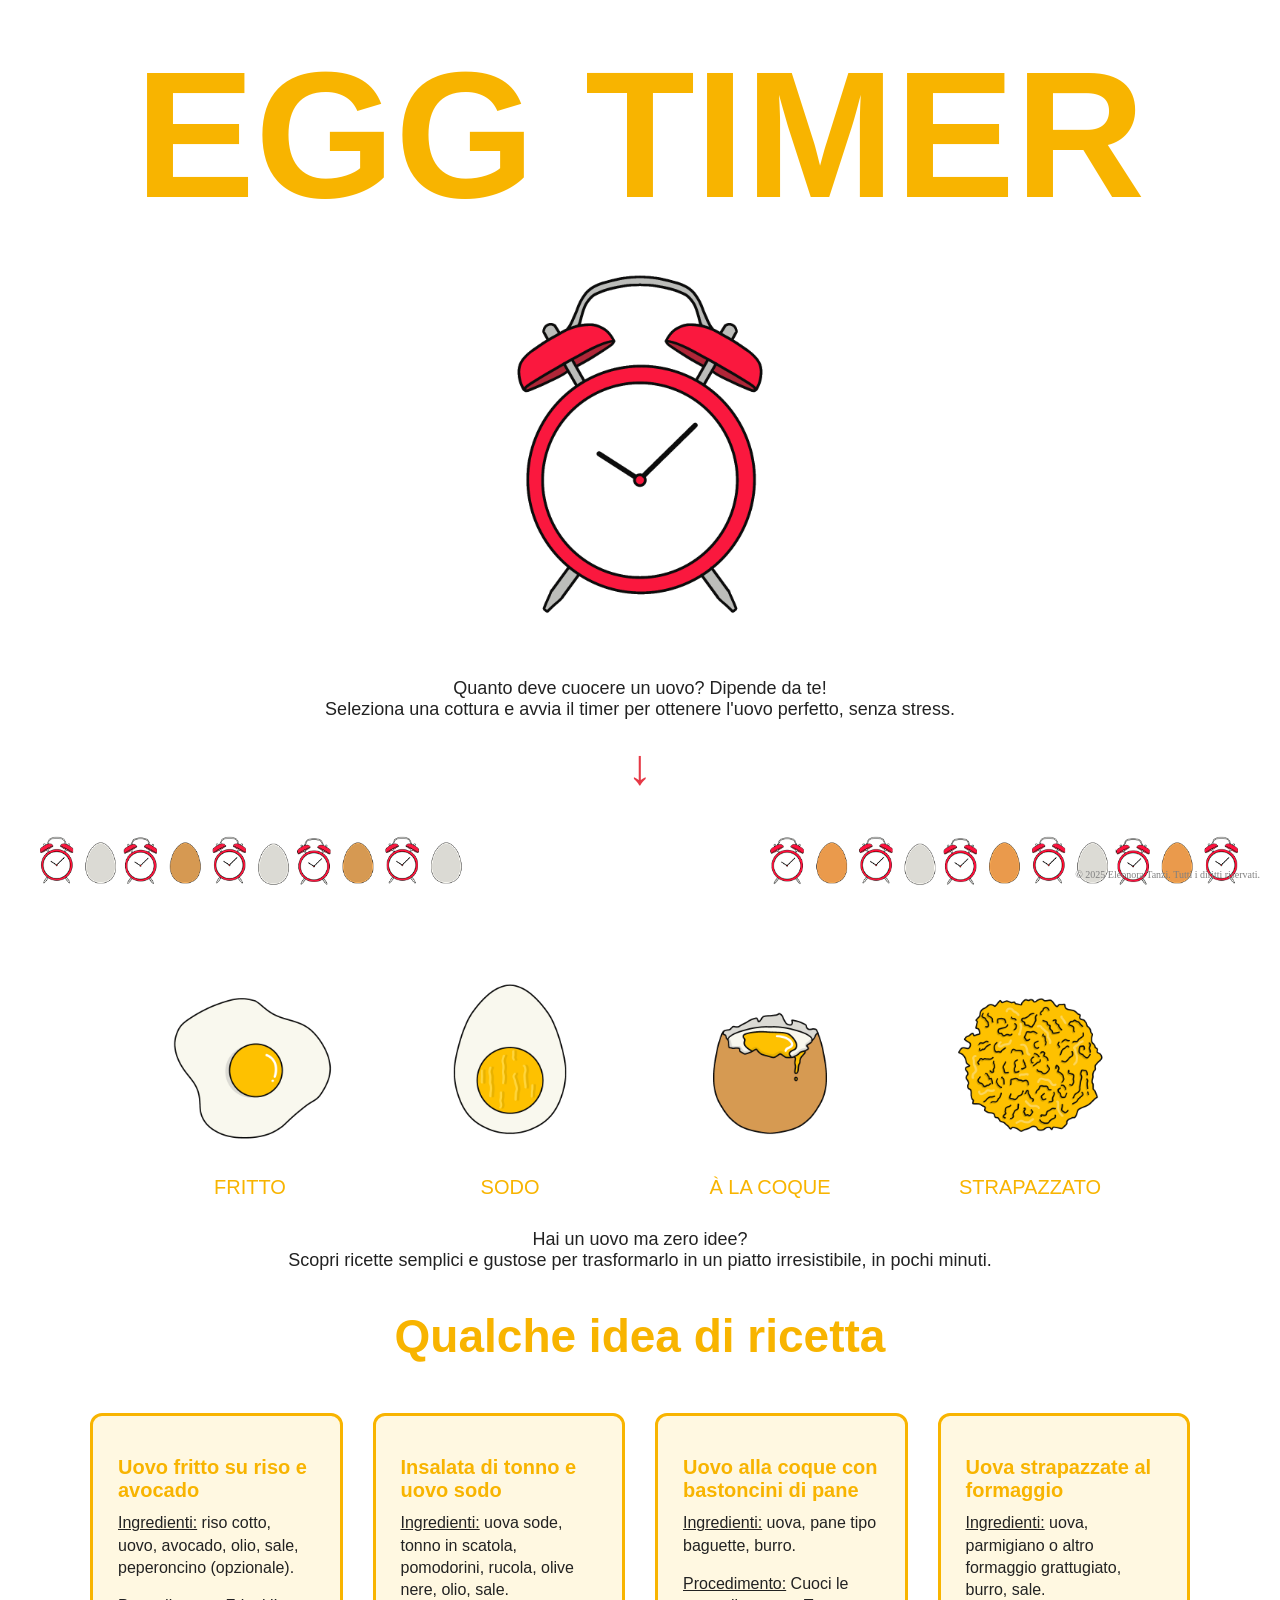
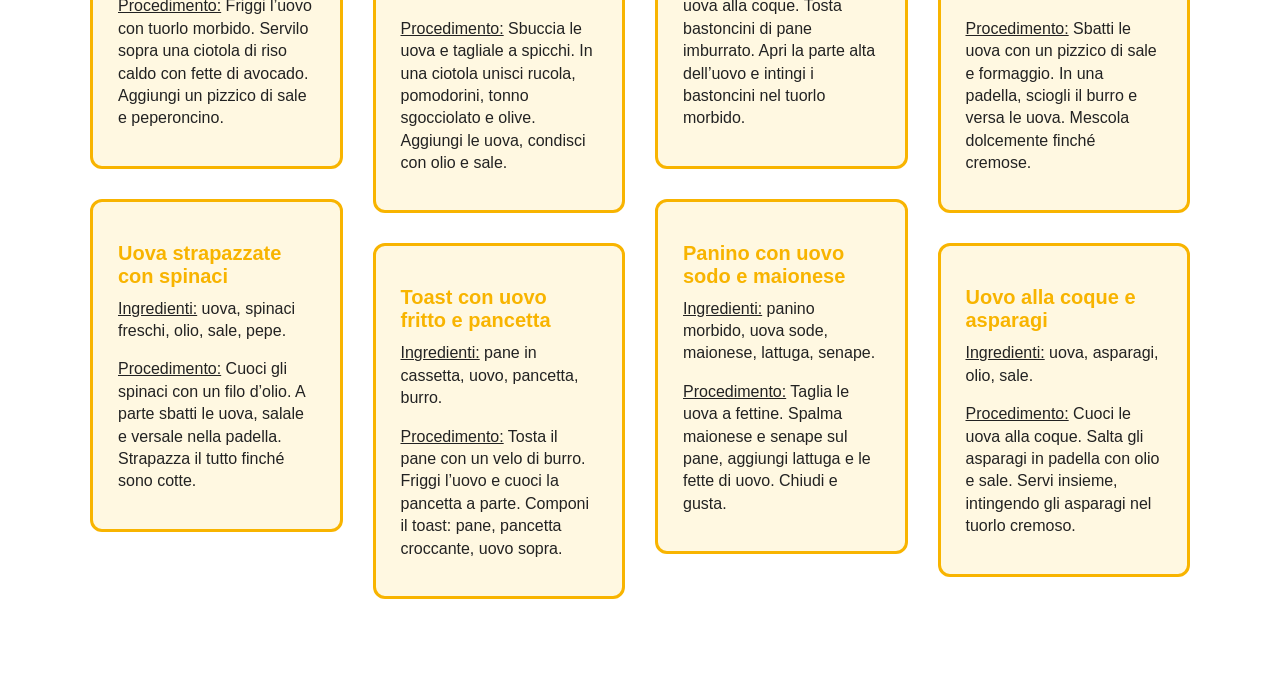
<file: EX-Egg Timer/index.html>
<!DOCTYPE html>
<html lang="it">
<head>
    <meta charset="UTF-8">
    <title> EGG TIMER </title>
    <link rel="stylesheet" href="css/stile.css">
</head>
<body>
<h1>EGG TIMER</h1>
<div class="container">
    <div class="sveglia"><img src="img/Sveglia.png" alt="Sveglia"></div>
    <p>Quanto deve cuocere un uovo? Dipende da te! <br> Seleziona una cottura e avvia il timer per ottenere l'uovo perfetto, senza stress.</p>
    <p class="freccia">↓</p>
    <div class="intermezzo">
        <img src="img/Intermezzo.png" alt="Intermezzo">
        <img src="img/Intermezzo2.png" alt="Intermezzo2">
    </div>
    <div class="grid">
        <div class="fritto">
            <a href="Fritto/index.html">
                <img src="img/Fritte.png" alt="Fritto">
                <p>FRITTO</p>
            </a>
        </div>
        <div class="sodo">
            <a href="Sodo/index.html">
                <img src="img/Sode.png" alt="Sodo">
                <p>SODO</p>
            </a>
        </div>
        <div class="allacoque">
            <a href="Alla-coque/index.html">
                <img src="img/Alla coque.png" alt="À la coque">
                <p>À LA COQUE</p>
            </a>
        </div>
        <div class="strapazzato">
            <a href="Strapazzato/index.html">
                <img src="img/Strapazzate.png" alt="Strapazzato">
                <p>STRAPAZZATO</p>
            </a>
        </div>
    </div>
    <section class="ricette">
        <p>Hai un uovo ma zero idee? <br> Scopri ricette semplici e gustose per trasformarlo in un piatto irresistibile, in pochi minuti.</p>
        <h2>Qualche idea di ricetta</h2>
        <div class="ricette-flex">
          <div class="colonna">
            <div class="ricetta-box">
              <h3 class="ricetta-titolo">Uovo fritto su riso e avocado</h3>
              <div class="ricetta-contenuto">
                <p><u>Ingredienti:</u> riso cotto, uovo, avocado, olio, sale, peperoncino (opzionale).</p>
                <p><u>Procedimento:</u> Friggi l’uovo con tuorlo morbido. Servilo sopra una ciotola di riso caldo con fette di avocado. Aggiungi un pizzico di sale e peperoncino.</p>
              </div>
            </div>
            <div class="ricetta-box">
              <h3 class="ricetta-titolo">Uova strapazzate con spinaci</h3>
              <div class="ricetta-contenuto">
                <p><u>Ingredienti:</u> uova, spinaci freschi, olio, sale, pepe.</p>
                <p><u>Procedimento:</u> Cuoci gli spinaci con un filo d’olio. A parte sbatti le uova, salale e versale nella padella. Strapazza il tutto finché sono cotte.</p>
              </div>
            </div>
          </div>
          <div class="colonna">
            <div class="ricetta-box">
              <h3 class="ricetta-titolo">Insalata di tonno e uovo sodo</h3>
              <div class="ricetta-contenuto">
                <p><u>Ingredienti:</u> uova sode, tonno in scatola, pomodorini, rucola, olive nere, olio, sale.</p>
                <p><u>Procedimento:</u> Sbuccia le uova e tagliale a spicchi. In una ciotola unisci rucola, pomodorini, tonno sgocciolato e olive. Aggiungi le uova, condisci con olio e sale.</p>
              </div>
            </div>
            <div class="ricetta-box">
              <h3 class="ricetta-titolo">Toast con uovo fritto e pancetta</h3>
              <div class="ricetta-contenuto">
                <p><u>Ingredienti:</u> pane in cassetta, uovo, pancetta, burro.</p>
                <p><u>Procedimento:</u> Tosta il pane con un velo di burro. Friggi l’uovo e cuoci la pancetta a parte. Componi il toast: pane, pancetta croccante, uovo sopra.</p>
              </div>
            </div>
          </div>
          <div class="colonna">
            <div class="ricetta-box">
              <h3 class="ricetta-titolo">Uovo alla coque con bastoncini di pane</h3>
              <div class="ricetta-contenuto">
                <p><u>Ingredienti:</u> uova, pane tipo baguette, burro.</p>
                <p><u>Procedimento:</u> Cuoci le uova alla coque. Tosta bastoncini di pane imburrato. Apri la parte alta dell’uovo e intingi i bastoncini nel tuorlo morbido.</p>
              </div>
            </div>
            <div class="ricetta-box">
              <h3 class="ricetta-titolo">Panino con uovo sodo e maionese</h3>
              <div class="ricetta-contenuto">
                <p><u>Ingredienti:</u> panino morbido, uova sode, maionese, lattuga, senape.</p>
                <p><u>Procedimento:</u> Taglia le uova a fettine. Spalma maionese e senape sul pane, aggiungi lattuga e le fette di uovo. Chiudi e gusta.</p>
              </div>
            </div>
          </div>
          <div class="colonna">
            <div class="ricetta-box">
              <h3 class="ricetta-titolo">Uova strapazzate al formaggio</h3>
              <div class="ricetta-contenuto">
                <p><u>Ingredienti:</u> uova, parmigiano o altro formaggio grattugiato, burro, sale.</p>
                <p><u>Procedimento:</u> Sbatti le uova con un pizzico di sale e formaggio. In una padella, sciogli il burro e versa le uova. Mescola dolcemente finché cremose.</p>
              </div>
            </div>
            <div class="ricetta-box">
              <h3 class="ricetta-titolo">Uovo alla coque e asparagi</h3>
              <div class="ricetta-contenuto">
                <p><u>Ingredienti:</u> uova, asparagi, olio, sale.</p>
                <p><u>Procedimento:</u> Cuoci le uova alla coque. Salta gli asparagi in padella con olio e sale. Servi insieme, intingendo gli asparagi nel tuorlo cremoso.</p>
              </div>
            </div>
          </div>
        </div>
      </section>
</div>
<div class="bottom-text">© 2025 Eleonora Tanzi. Tutti i diritti riservati.</div>

<script>
    window.addEventListener('scroll', () => {
      const intermezzo = document.querySelector('.intermezzo');
      const imgs = intermezzo.querySelectorAll('img');
      const rect = intermezzo.getBoundingClientRect();
      const windowHeight = window.innerHeight;
      const elementTop = rect.top;
      const elementHeight = rect.height;
      let visibilityRatio = 1 - Math.max(0, Math.min(1, elementTop / windowHeight));
        const maxShift = 1800;
        const shift = maxShift * visibilityRatio;
        imgs[0].style.transform = `translateX(${-shift}px)`;
        imgs[1].style.transform = `translateX(${shift}px)`;
    });
</script>

<script>
    window.addEventListener('scroll', () => {
      const grid = document.querySelector('.grid');
      const rect = grid.getBoundingClientRect();
      const windowHeight = window.innerHeight;
  
      const offset = 100;
      const triggerPoint = windowHeight - offset;
  
      if (rect.top < triggerPoint) {
        grid.style.transform = 'translateY(-100px)';
        grid.style.transition = 'transform 0.5s ease-out';
      } else {
        grid.style.transform = 'translateY(0)';
      }
    });
</script>

<script>
        document.querySelectorAll('.ricetta-box').forEach(box => {
    box.style.opacity = 0;
    box.style.transform = 'translateY(50px)';
    });
    const observer = new IntersectionObserver(entries => {
    entries.forEach(entry => {
        if (entry.isIntersecting) {
        entry.target.style.transition = 'opacity 0.6s ease, transform 0.6s ease';
        entry.target.style.opacity = 1;
        entry.target.style.transform = 'translateY(0)';
        observer.unobserve(entry.target);
        }
    });
    }, { threshold: 0.1 });
    document.querySelectorAll('.ricetta-box').forEach(box => observer.observe(box));
</script>


</body>
</html>
</file>
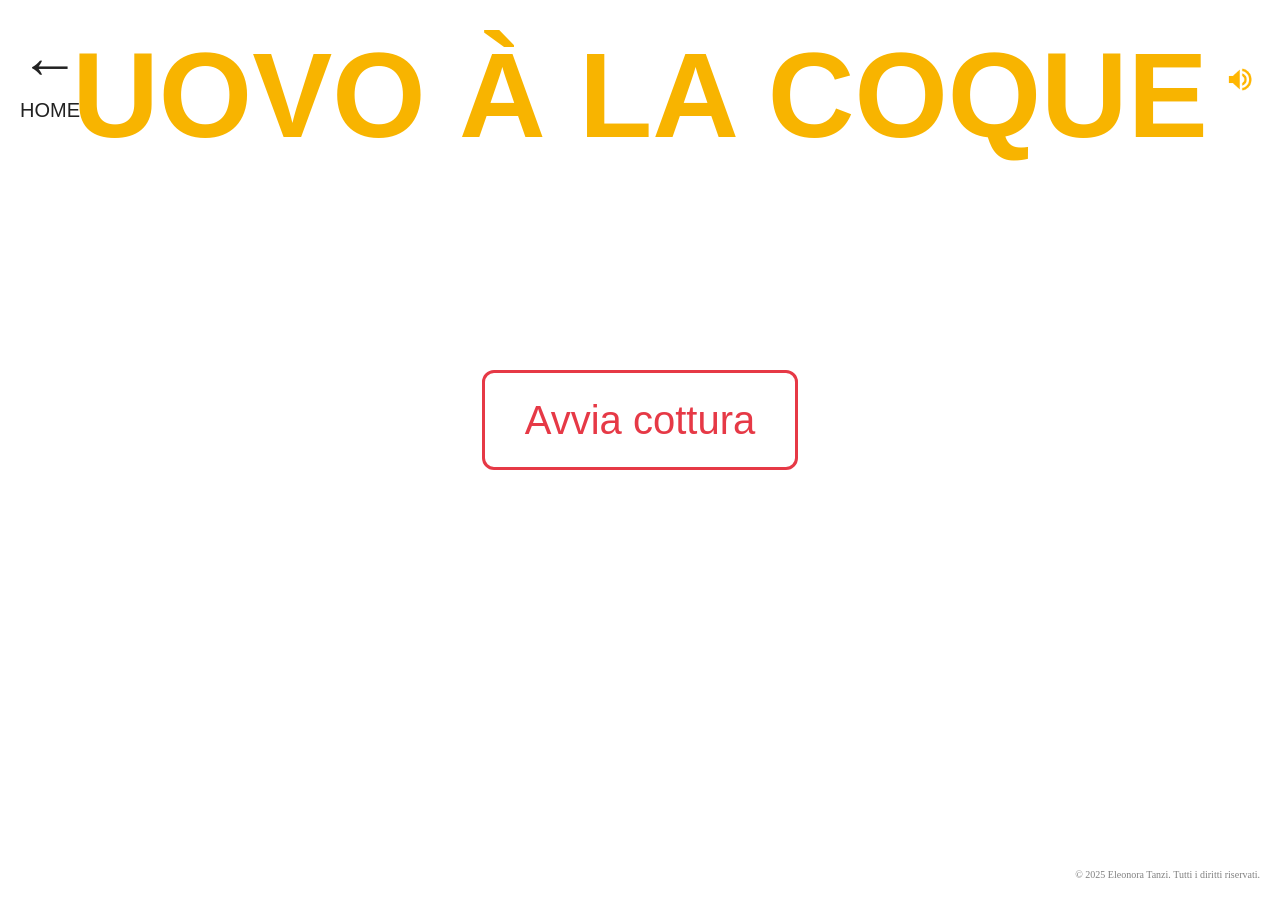
<file: EX-Egg Timer/Alla-coque/index.html>
<!DOCTYPE html>
<html lang="it">
<head>
    <meta charset="UTF-8">
    <title> EGG TIMER </title>
    <link rel="stylesheet" href="css/stile.css">
</head>
<body>

<h1>UOVO À LA COQUE</h1>
<div class="tempo-cottura">
    <button class="avvia-cottura">Avvia cottura</button>
    <div class="timer-video">
        <img src="img/Uova_Sodealla_Coque.gif" alt="cottura-gif" class="cottura-gif">
        <div class="timer"></div>
    </div>
    <div class="pronto">
     <img src="img/Sveglia.png" alt="Sveglia">
     <p>Pronto!</p>
    </div>
    <audio class="suono-sveglia" src="audio/Alarm clock sound.mp3"></audio>
</div>

<div class="home">
    <a href="../index.html">
        <p class="freccia">←</p>
        <p>HOME</p>
    </a>
</div>

<button class="mute-toggle">
    <img src="img/Volume-On.png" alt="Volume On">
</button>

<div class="bottom-text">© 2025 Eleonora Tanzi. Tutti i diritti riservati.</div>

<script>
    const bottone = document.querySelector(".avvia-cottura");
    const gif = document.querySelector(".cottura-gif");
    const pronto = document.querySelector(".pronto");
    const timerDiv = document.querySelector(".timer");
    const timerVideo = document.querySelector(".timer-video");
    const audioSveglia = document.querySelector(".suono-sveglia");
    const muteBtn = document.querySelector(".mute-toggle");
    const muteImg = muteBtn.querySelector("img");

    let durata = 240;
    let intervallo = null;

    function formattaTempo(secondi) {
        const min = Math.floor(secondi / 60);
        const sec = secondi % 60;
        return `${min.toString().padStart(2, '0')}:${sec.toString().padStart(2, '0')}`;
    }

    bottone.addEventListener("click", () => {
        bottone.style.display = "none";
        pronto.style.display = "none";
        timerVideo.style.display = "block";
        gif.style.display = "block";
        durata = 240;
        timerDiv.textContent = formattaTempo(durata);

        if (intervallo) clearInterval(intervallo);
        intervallo = setInterval(() => {
            durata--;
            timerDiv.textContent = formattaTempo(durata);

            if (durata <= 0) {
                clearInterval(intervallo);
                intervallo = null;
                gif.style.display = "none";
                timerVideo.style.display = "none";
                pronto.style.display = "block";

                audioSveglia.currentTime = 0;
                audioSveglia.play();

                pronto.querySelector("img").classList.add("oscilla");
            }
        }, 1000);
    });

    muteBtn.addEventListener("click", () => {
        audioSveglia.muted = !audioSveglia.muted;
        if (audioSveglia.muted) {
            muteImg.src = "img/Volume-Off.png";
            muteImg.alt = "Volume Off";
        } else {
            muteImg.src = "img/Volume-On.png";
            muteImg.alt = "Volume On";
        }
    });
</script>

</body>
</html>
</file>
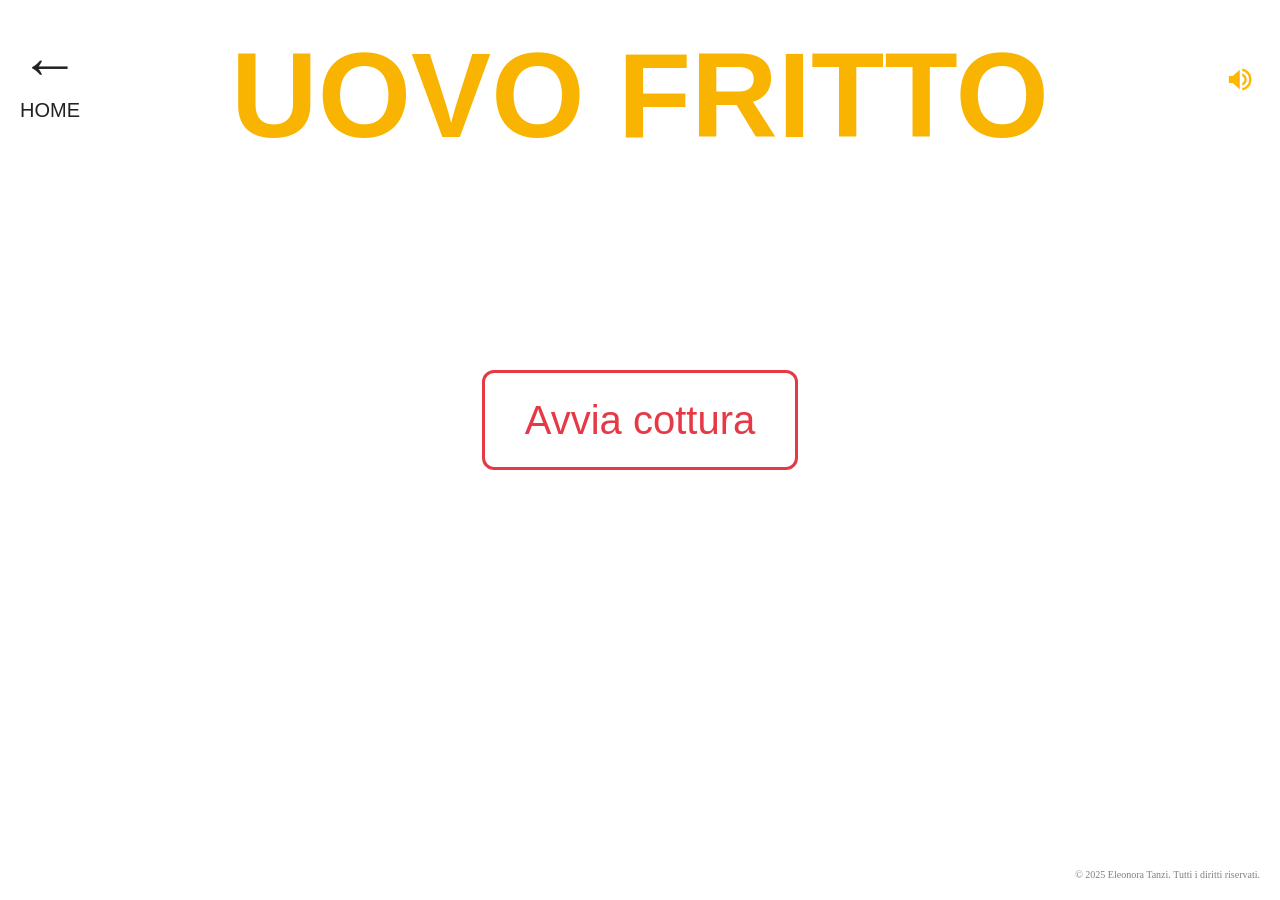
<file: EX-Egg Timer/Fritto/index.html>
<!DOCTYPE html>
<html lang="it">
<head>
    <meta charset="UTF-8">
    <title> EGG TIMER </title>
    <link rel="stylesheet" href="css/stile.css">
</head>
<body>

<h1>UOVO FRITTO</h1>
<div class="tempo-cottura">
    <button class="avvia-cottura">Avvia cottura</button>
    <div class="timer-video">
        <img src="img/Uova_Fritte.gif" alt="cottura-gif" class="cottura-gif">
        <div class="timer"></div>
    </div>
    <div class="pronto">
     <img src="img/Sveglia.png" alt="Sveglia">
     <p>Pronto!</p>
    </div>
    <audio class="suono-sveglia" src="audio/Alarm clock sound.mp3"></audio>
</div>

<div class="home">
    <a href="../index.html">
        <p class="freccia">←</p>
        <p>HOME</p>
    </a>
</div>

<button class="mute-toggle">
    <img src="img/Volume-On.png" alt="Volume On">
</button>

<div class="bottom-text">© 2025 Eleonora Tanzi. Tutti i diritti riservati.</div>

<script>
    const bottone = document.querySelector(".avvia-cottura");
    const gif = document.querySelector(".cottura-gif");
    const pronto = document.querySelector(".pronto");
    const timerDiv = document.querySelector(".timer");
    const timerVideo = document.querySelector(".timer-video");
    const audioSveglia = document.querySelector(".suono-sveglia");
    const muteBtn = document.querySelector(".mute-toggle");
    const muteImg = muteBtn.querySelector("img");

    let durata = 180;
    let intervallo = null;

    function formattaTempo(secondi) {
        const min = Math.floor(secondi / 60);
        const sec = secondi % 60;
        return `${min.toString().padStart(2, '0')}:${sec.toString().padStart(2, '0')}`;
    }

    bottone.addEventListener("click", () => {
        bottone.style.display = "none";
        pronto.style.display = "none";
        timerVideo.style.display = "block";
        gif.style.display = "block";
        durata = 180;
        timerDiv.textContent = formattaTempo(durata);

        if (intervallo) clearInterval(intervallo);
        intervallo = setInterval(() => {
            durata--;
            timerDiv.textContent = formattaTempo(durata);

            if (durata <= 0) {
                clearInterval(intervallo);
                intervallo = null;
                gif.style.display = "none";
                timerVideo.style.display = "none";
                pronto.style.display = "block";

                audioSveglia.currentTime = 0;
                audioSveglia.play();

                pronto.querySelector("img").classList.add("oscilla");
            }
        }, 1000);
    });

    muteBtn.addEventListener("click", () => {
        audioSveglia.muted = !audioSveglia.muted;
        if (audioSveglia.muted) {
            muteImg.src = "img/Volume-Off.png";
            muteImg.alt = "Volume Off";
        } else {
            muteImg.src = "img/Volume-On.png";
            muteImg.alt = "Volume On";
        }
    });
</script>

</body>
</html>
</file>
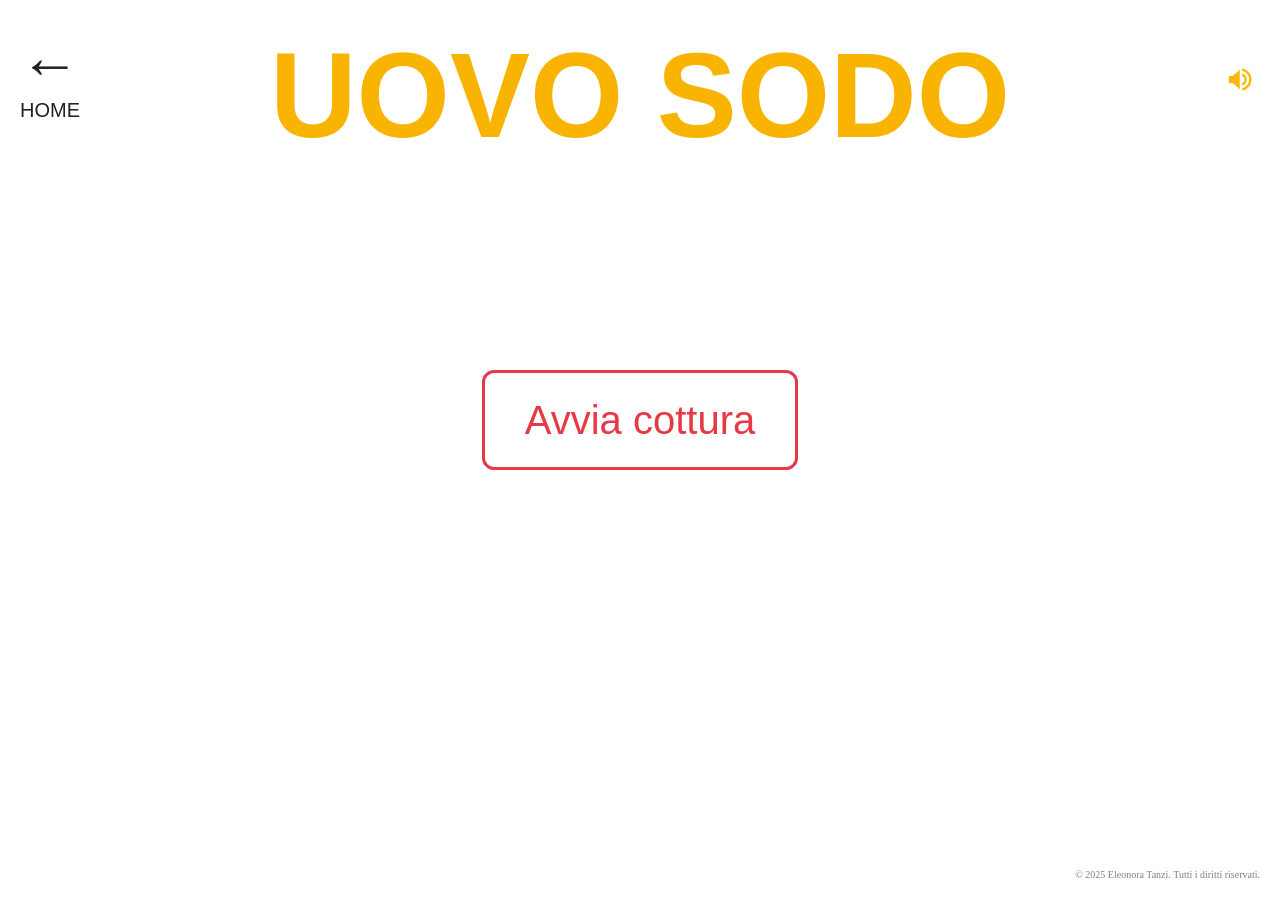
<file: EX-Egg Timer/Sodo/index.html>
<!DOCTYPE html>
<html lang="it">
<head>
    <meta charset="UTF-8">
    <title> EGG TIMER </title>
    <link rel="stylesheet" href="css/stile.css">
</head>
<body>

<h1>UOVO SODO</h1>
<div class="tempo-cottura">
    <button class="avvia-cottura">Avvia cottura</button>
    <div class="timer-video">
        <img src="img/Uova_Sodealla_Coque.gif" alt="cottura-gif" class="cottura-gif">
        <div class="timer"></div>
    </div>
    <div class="pronto">
     <img src="img/Sveglia.png" alt="Sveglia">
     <p>Pronto!</p>
    </div>
    <audio class="suono-sveglia" src="audio/Alarm clock sound.mp3"></audio>
</div>

<div class="home">
    <a href="../index.html">
        <p class="freccia">←</p>
        <p>HOME</p>
    </a>
</div>

<button class="mute-toggle">
    <img src="img/Volume-On.png" alt="Volume On">
</button>

<div class="bottom-text">© 2025 Eleonora Tanzi. Tutti i diritti riservati.</div>

<script>
    const bottone = document.querySelector(".avvia-cottura");
    const gif = document.querySelector(".cottura-gif");
    const pronto = document.querySelector(".pronto");
    const timerDiv = document.querySelector(".timer");
    const timerVideo = document.querySelector(".timer-video");
    const audioSveglia = document.querySelector(".suono-sveglia");
    const muteBtn = document.querySelector(".mute-toggle");
    const muteImg = muteBtn.querySelector("img");

    let durata = 480;
    let intervallo = null;

    function formattaTempo(secondi) {
        const min = Math.floor(secondi / 60);
        const sec = secondi % 60;
        return `${min.toString().padStart(2, '0')}:${sec.toString().padStart(2, '0')}`;
    }

    bottone.addEventListener("click", () => {
        bottone.style.display = "none";
        pronto.style.display = "none";
        timerVideo.style.display = "block";
        gif.style.display = "block";
        durata = 480;
        timerDiv.textContent = formattaTempo(durata);

        if (intervallo) clearInterval(intervallo);
        intervallo = setInterval(() => {
            durata--;
            timerDiv.textContent = formattaTempo(durata);

            if (durata <= 0) {
                clearInterval(intervallo);
                intervallo = null;
                gif.style.display = "none";
                timerVideo.style.display = "none";
                pronto.style.display = "block";

                audioSveglia.currentTime = 0;
                audioSveglia.play();

                pronto.querySelector("img").classList.add("oscilla");
            }
        }, 1000);
    });

    muteBtn.addEventListener("click", () => {
        audioSveglia.muted = !audioSveglia.muted;
        if (audioSveglia.muted) {
            muteImg.src = "img/Volume-Off.png";
            muteImg.alt = "Volume Off";
        } else {
            muteImg.src = "img/Volume-On.png";
            muteImg.alt = "Volume On";
        }
    });
</script>

</body>
</html>
</file>
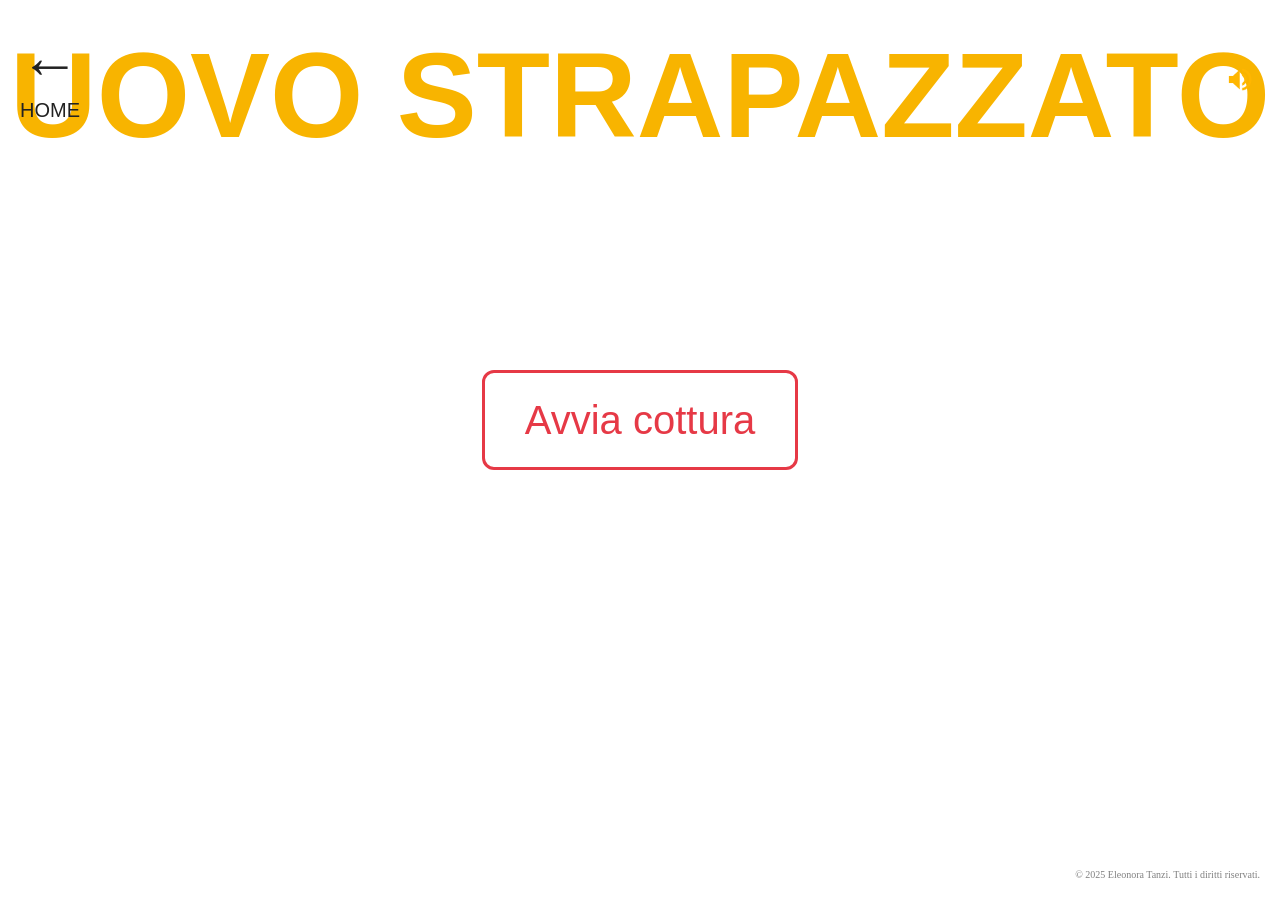
<file: EX-Egg Timer/Strapazzato/index.html>
<!DOCTYPE html>
<html lang="it">
<head>
    <meta charset="UTF-8">
    <title> EGG TIMER </title>
    <link rel="stylesheet" href="css/stile.css">
</head>
<body>

<h1>UOVO STRAPAZZATO</h1>
<div class="tempo-cottura">
    <button class="avvia-cottura">Avvia cottura</button>
    <div class="timer-video">
        <img src="img/Uova_Strapazzate.gif" alt="cottura-gif" class="cottura-gif">
        <div class="timer"></div>
    </div>
    <div class="pronto">
     <img src="img/Sveglia.png" alt="Sveglia">
     <p>Pronto!</p>
    </div>
    <audio class="suono-sveglia" src="audio/Alarm clock sound.mp3"></audio>
</div>

<div class="home">
    <a href="../index.html">
        <p class="freccia">←</p>
        <p>HOME</p>
    </a>
</div>

<button class="mute-toggle">
    <img src="img/Volume-On.png" alt="Volume On">
</button>

<div class="bottom-text">© 2025 Eleonora Tanzi. Tutti i diritti riservati.</div>

<script>
    const bottone = document.querySelector(".avvia-cottura");
    const gif = document.querySelector(".cottura-gif");
    const pronto = document.querySelector(".pronto");
    const timerDiv = document.querySelector(".timer");
    const timerVideo = document.querySelector(".timer-video");
    const audioSveglia = document.querySelector(".suono-sveglia");
    const muteBtn = document.querySelector(".mute-toggle");
    const muteImg = muteBtn.querySelector("img");

    let durata = 120;
    let intervallo = null;

    function formattaTempo(secondi) {
        const min = Math.floor(secondi / 60);
        const sec = secondi % 60;
        return `${min.toString().padStart(2, '0')}:${sec.toString().padStart(2, '0')}`;
    }

    bottone.addEventListener("click", () => {
        bottone.style.display = "none";
        pronto.style.display = "none";
        timerVideo.style.display = "block";
        gif.style.display = "block";
        durata = 120;
        timerDiv.textContent = formattaTempo(durata);

        if (intervallo) clearInterval(intervallo);
        intervallo = setInterval(() => {
            durata--;
            timerDiv.textContent = formattaTempo(durata);

            if (durata <= 0) {
                clearInterval(intervallo);
                intervallo = null;
                gif.style.display = "none";
                timerVideo.style.display = "none";
                pronto.style.display = "block";

                audioSveglia.currentTime = 0;
                audioSveglia.play();

                pronto.querySelector("img").classList.add("oscilla");
            }
        }, 1000);
    });

    muteBtn.addEventListener("click", () => {
        audioSveglia.muted = !audioSveglia.muted;
        if (audioSveglia.muted) {
            muteImg.src = "img/Volume-Off.png";
            muteImg.alt = "Volume Off";
        } else {
            muteImg.src = "img/Volume-On.png";
            muteImg.alt = "Volume On";
        }
    });
</script>

</body>
</html>
</file>
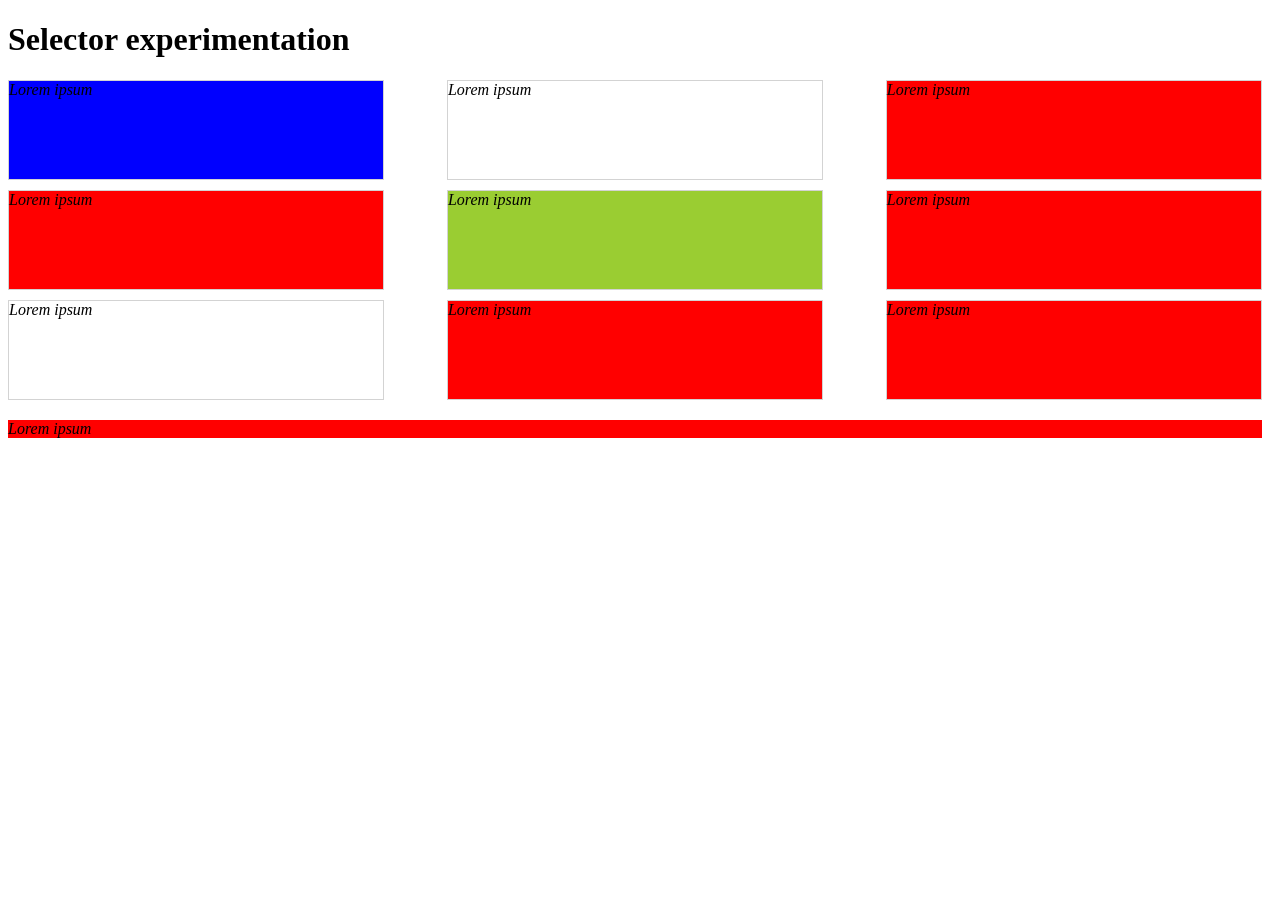
<file: EXERCISES/EX-03/index.html>
<!DOCTYPE html>
<html>
<head>
<title>EX_03</title>
<link rel="stylesheet" href="css/stile.css">
</head>
<body>

<h1>Selector experimentation</h1>
<div class="wrapper">
    <div class="blue oblique">Lorem ipsum</div>
    <div class="bianco oblique">Lorem ipsum</div>
    <div class="red oblique">Lorem ipsum</div>
    <div class="red oblique">Lorem ipsum</div>
    <div class="red oblique">Lorem ipsum</div>
    <div class="red oblique">Lorem ipsum</div>
    <div class="bianco oblique">Lorem ipsum</div>
    <div class="red oblique">Lorem ipsum</div>
    <div class="red oblique">Lorem ipsum</div>
</div>
<div class="red oblique">Lorem ipsum</div>



</body>
</html>
</file>
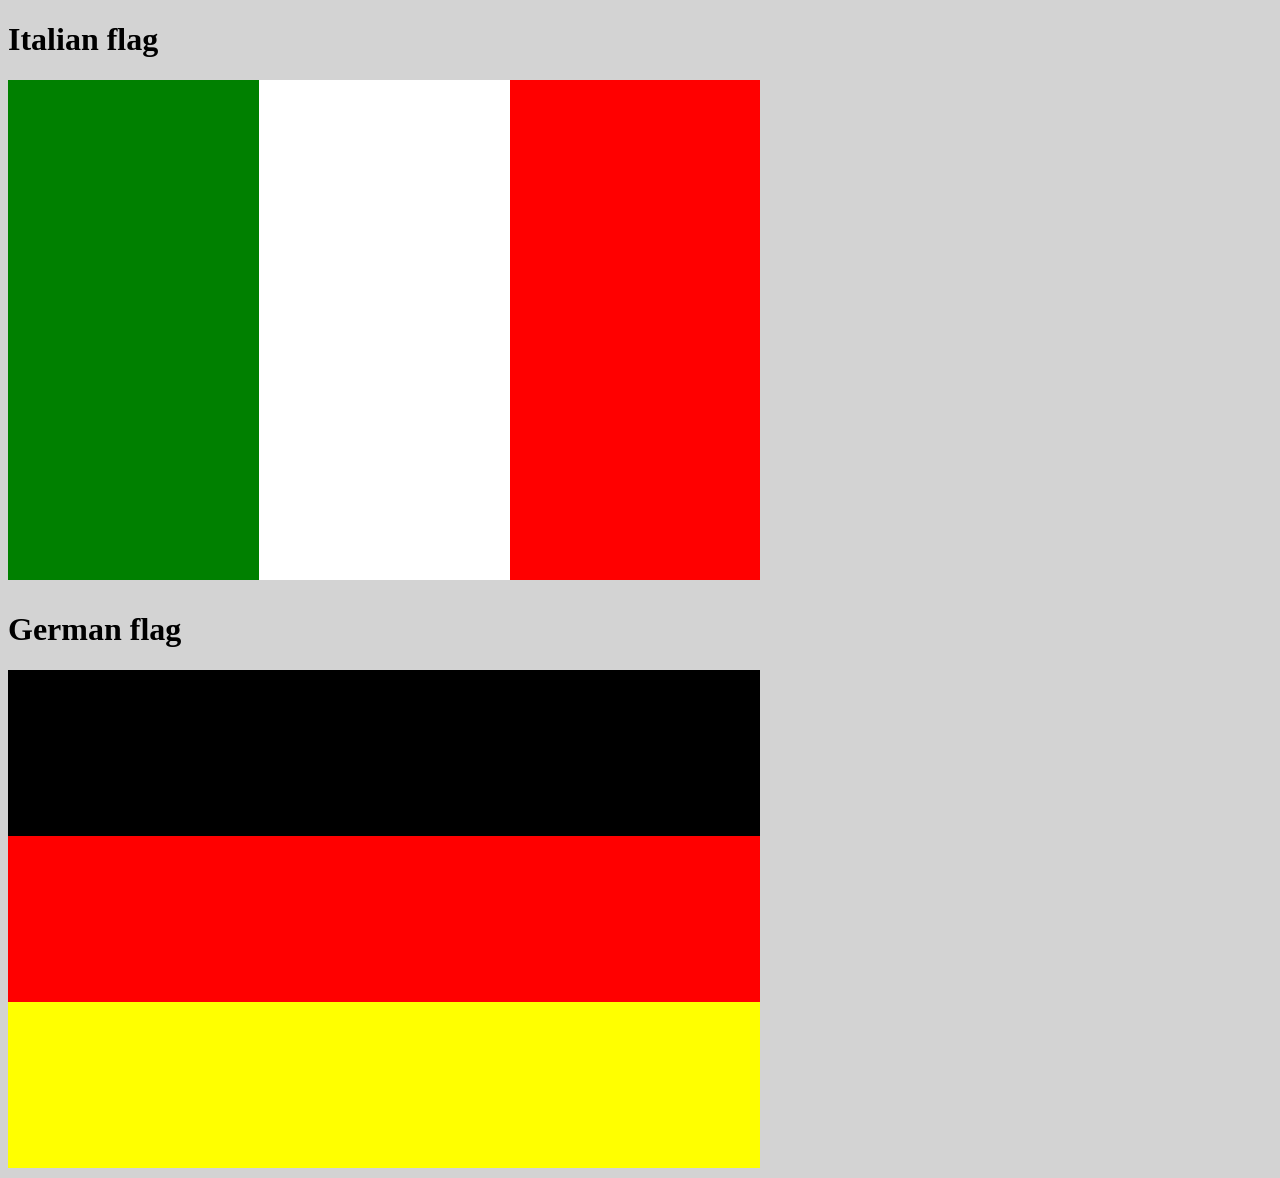
<file: EXERCISES/EX-04/index.html>
<!DOCTYPE html>
<html>
<head>
<title>EX_04</title>
<link rel="stylesheet" href="css/stile.css">
</head>
<body>

<h1>Italian flag</h1>
<div class="wrapper">
    <div class="green"> </div>
    <div class="white"> </div>
    <div class="red"> </div>
</div>

<h1>German flag</h1>
<div class="wrappergermania">
    <div class="black"> </div>
    <div class="red"> </div>
    <div class="yellow"> </div>
</div>



</body>
</html>
</file>
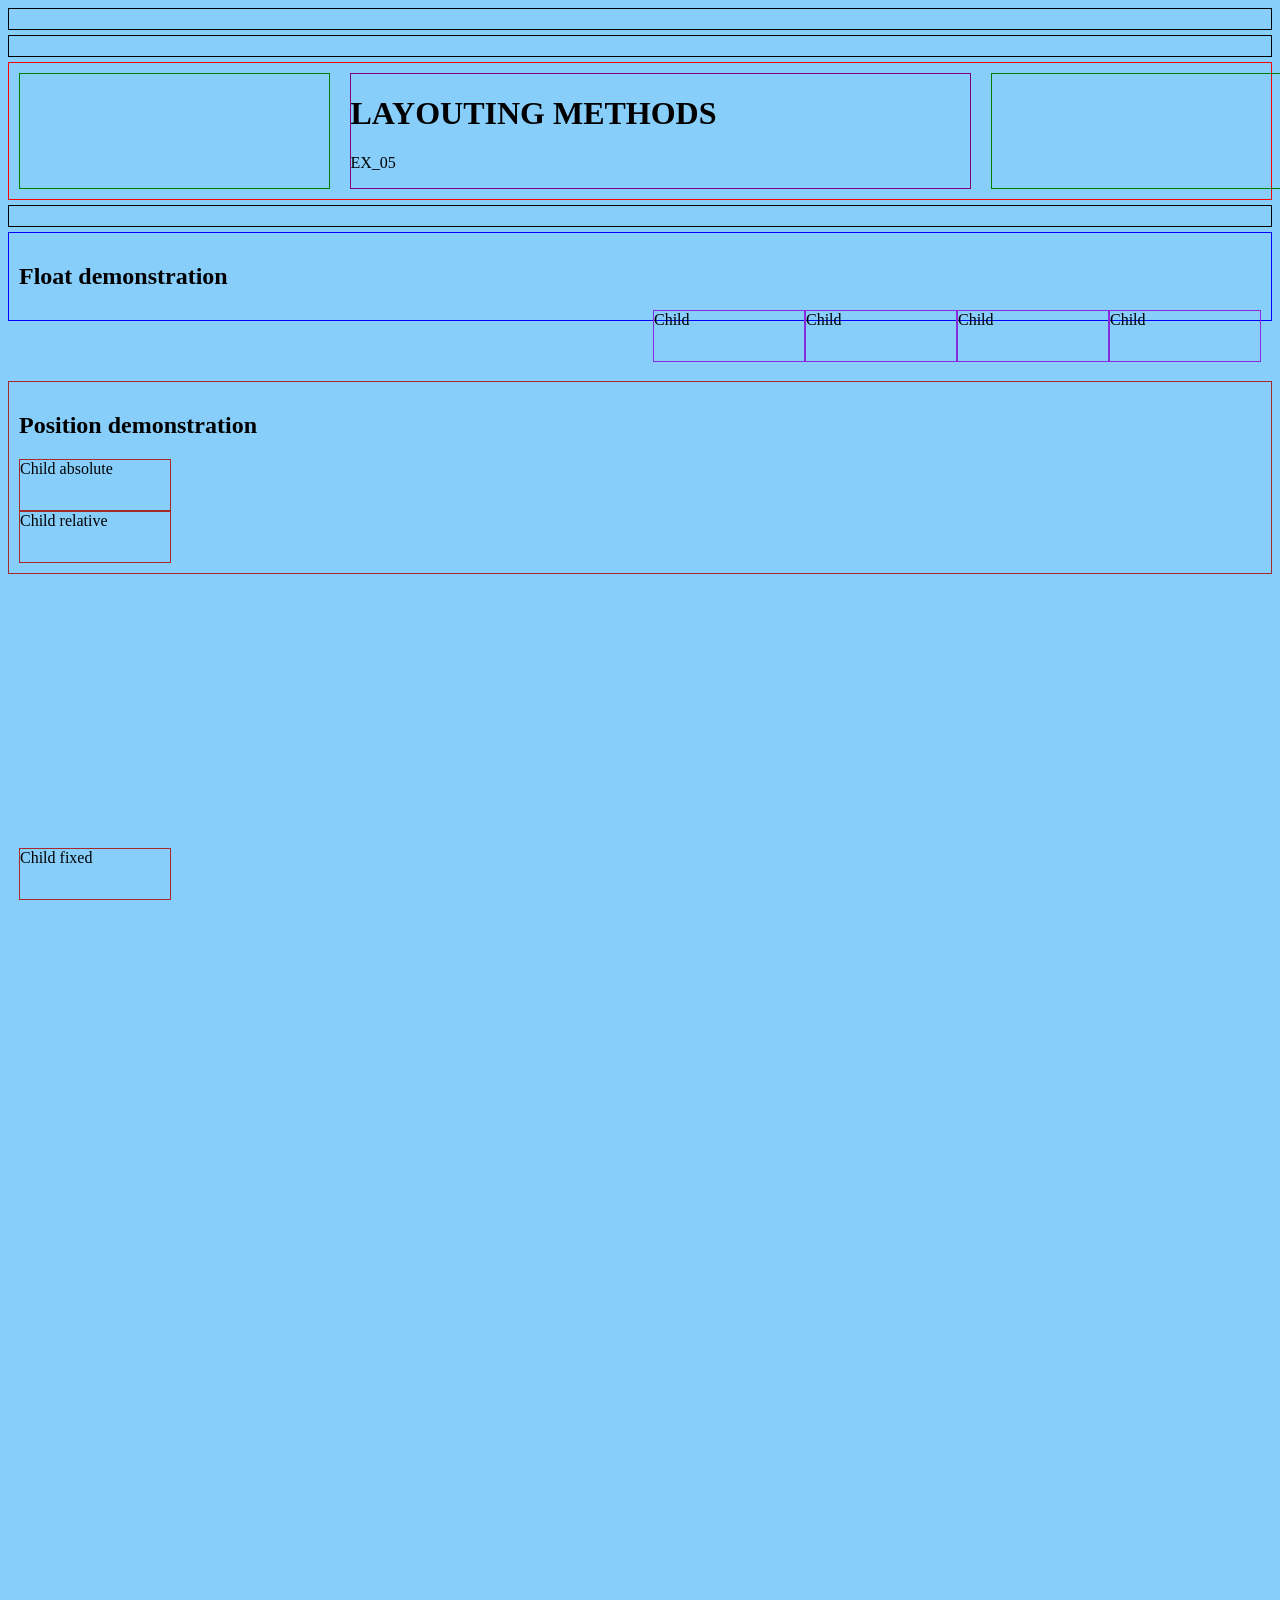
<file: EXERCISES/EX-05/index.html>
<!DOCTYPE html>
<html>
<head>
<title>EX_05</title>
<link rel="stylesheet" href="css/stile.css">
</head>
<body>
 
    <header></header>
    <nav></nav>
    <div class="wrapper">
            <aside class=aside1></aside>
        <main>
            <h1> LAYOUTING METHODS </h1>
            <p> EX_05 </p>
        </main>
    <aside class=aside1></aside>
    </div>
    <footer></footer>

<div class="float-dem">
    <H2>Float demonstration</H2>
    <div class="child">Child</div>
    <div class="child">Child</div>
    <div class="child">Child</div>
    <div class="child">Child</div>
</div>

<div class="position-dem">
    <h2>Position demonstration</h2>
    <div class="child positionAbsolute">Child absolute</div>
    <div class="child positionRelative">Child relative</div>
    <div class="child positionFixed">Child fixed</div>
</div>

</body>
</html>
</file>
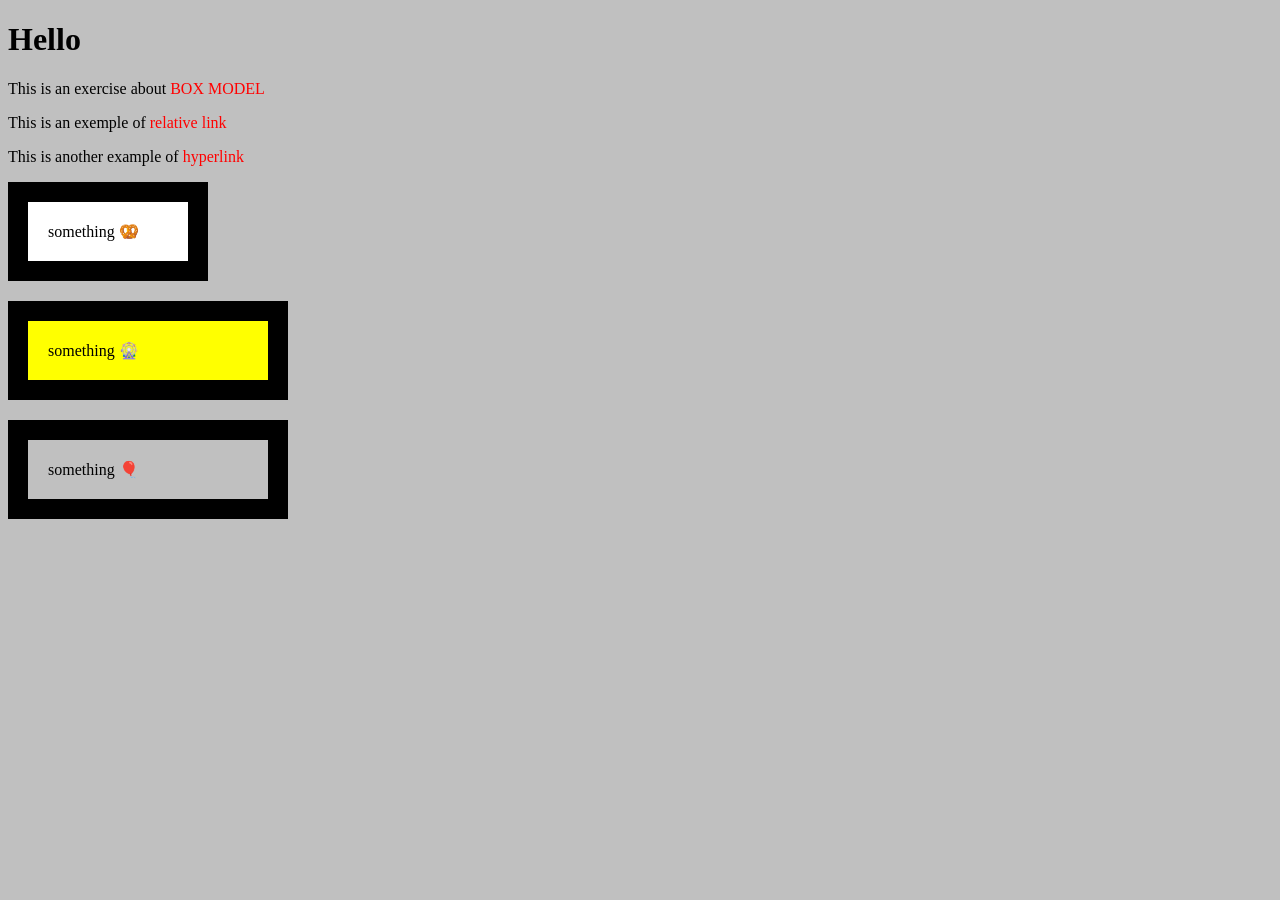
<file: EXERCISES/EX-08/index.html>
<!DOCTYPE html>
<html lang="en">
<head>
    <meta charset="UTF-8">
    <!--<meta name="viewport" content="width=device--width, initial-scale=1.0">-->
    <title> EX-08 </title>
    <link rel="stylesheet" href="css/stile.css">
</head>
<body>
<h1>Hello</h1>
<p>This is an exercise about <a href="https://www.w3schools.com/css/css_boxmodel.asp" target="_blanck" alt="HYPERLINK EXEMPLE" title=""> BOX MODEL</a></p>
<p>This is an exemple of <a href="../EX-05/index.html">relative link</a></p>
<p>This is another example of <a href="https://www.ucla.edu/">hyperlink</a></p>
    <div class="box-model-test box-model-test-01">something 🥨</div>
    <div class="box-model-test box-model-test-02">something 🎡</div>
    <div class="box-model-test box-model-test-03">something 🎈</div>
</body>
</html>
</file>
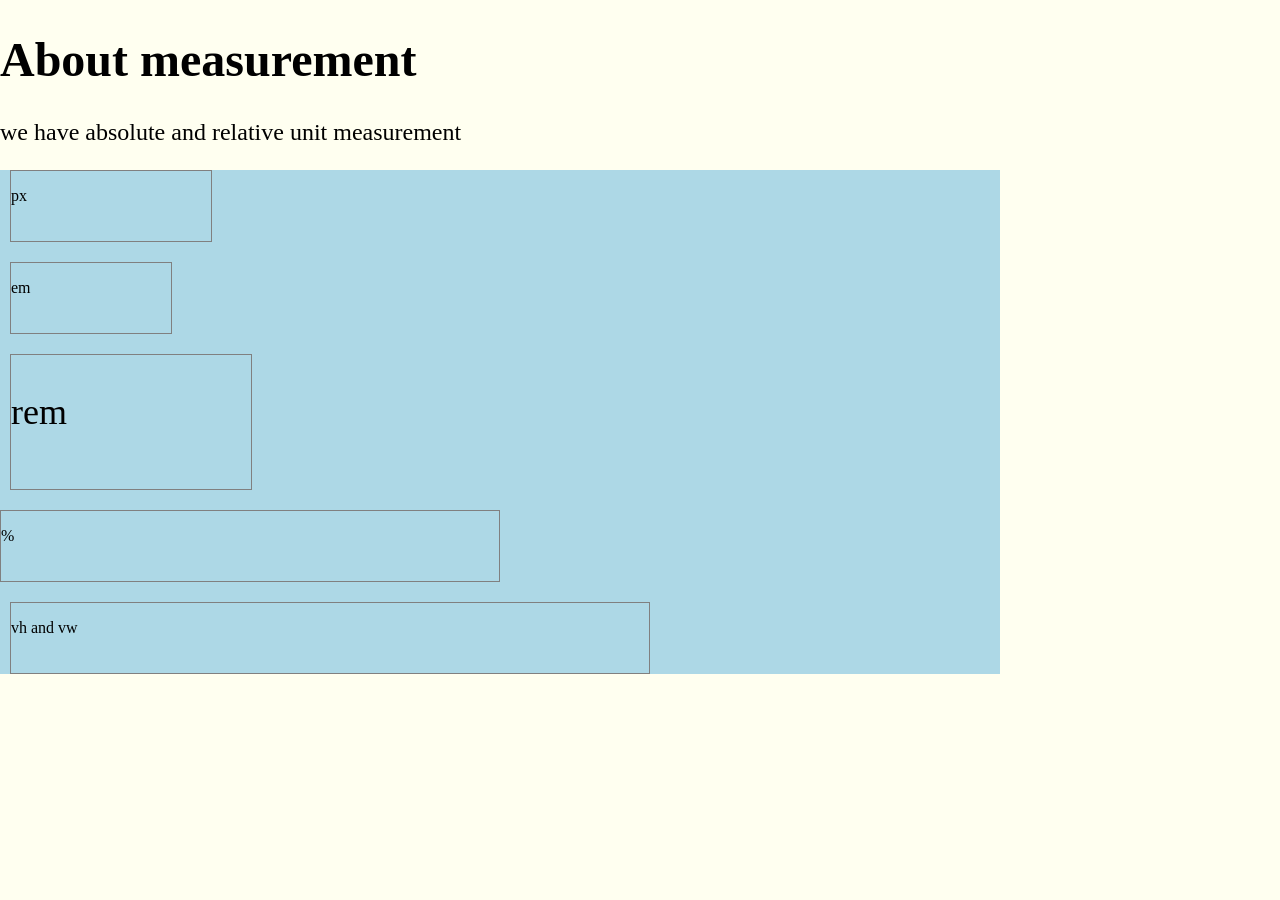
<file: EXERCISES/EX-09/index.html>
<!DOCTYPE html>
<html lang="en">
<head>
    <title> EX-09 &ndash; About measurement</title>
    <link rel="stylesheet" href="css/stile.css">
</head>
<body>
<h1>About measurement</h1>
<p>we have absolute and relative unit measurement </p>

<ul>
    <li class="px"><p>px</p></li>
    <li class="em"><p>em</p></li>
    <li class="rem"><p>rem</p></li>
    <li class="perc"><p>%</p></li>
    <li class="vhvw"><p>vh and vw</p></li>
</ul>
</body>
</html>
</file>
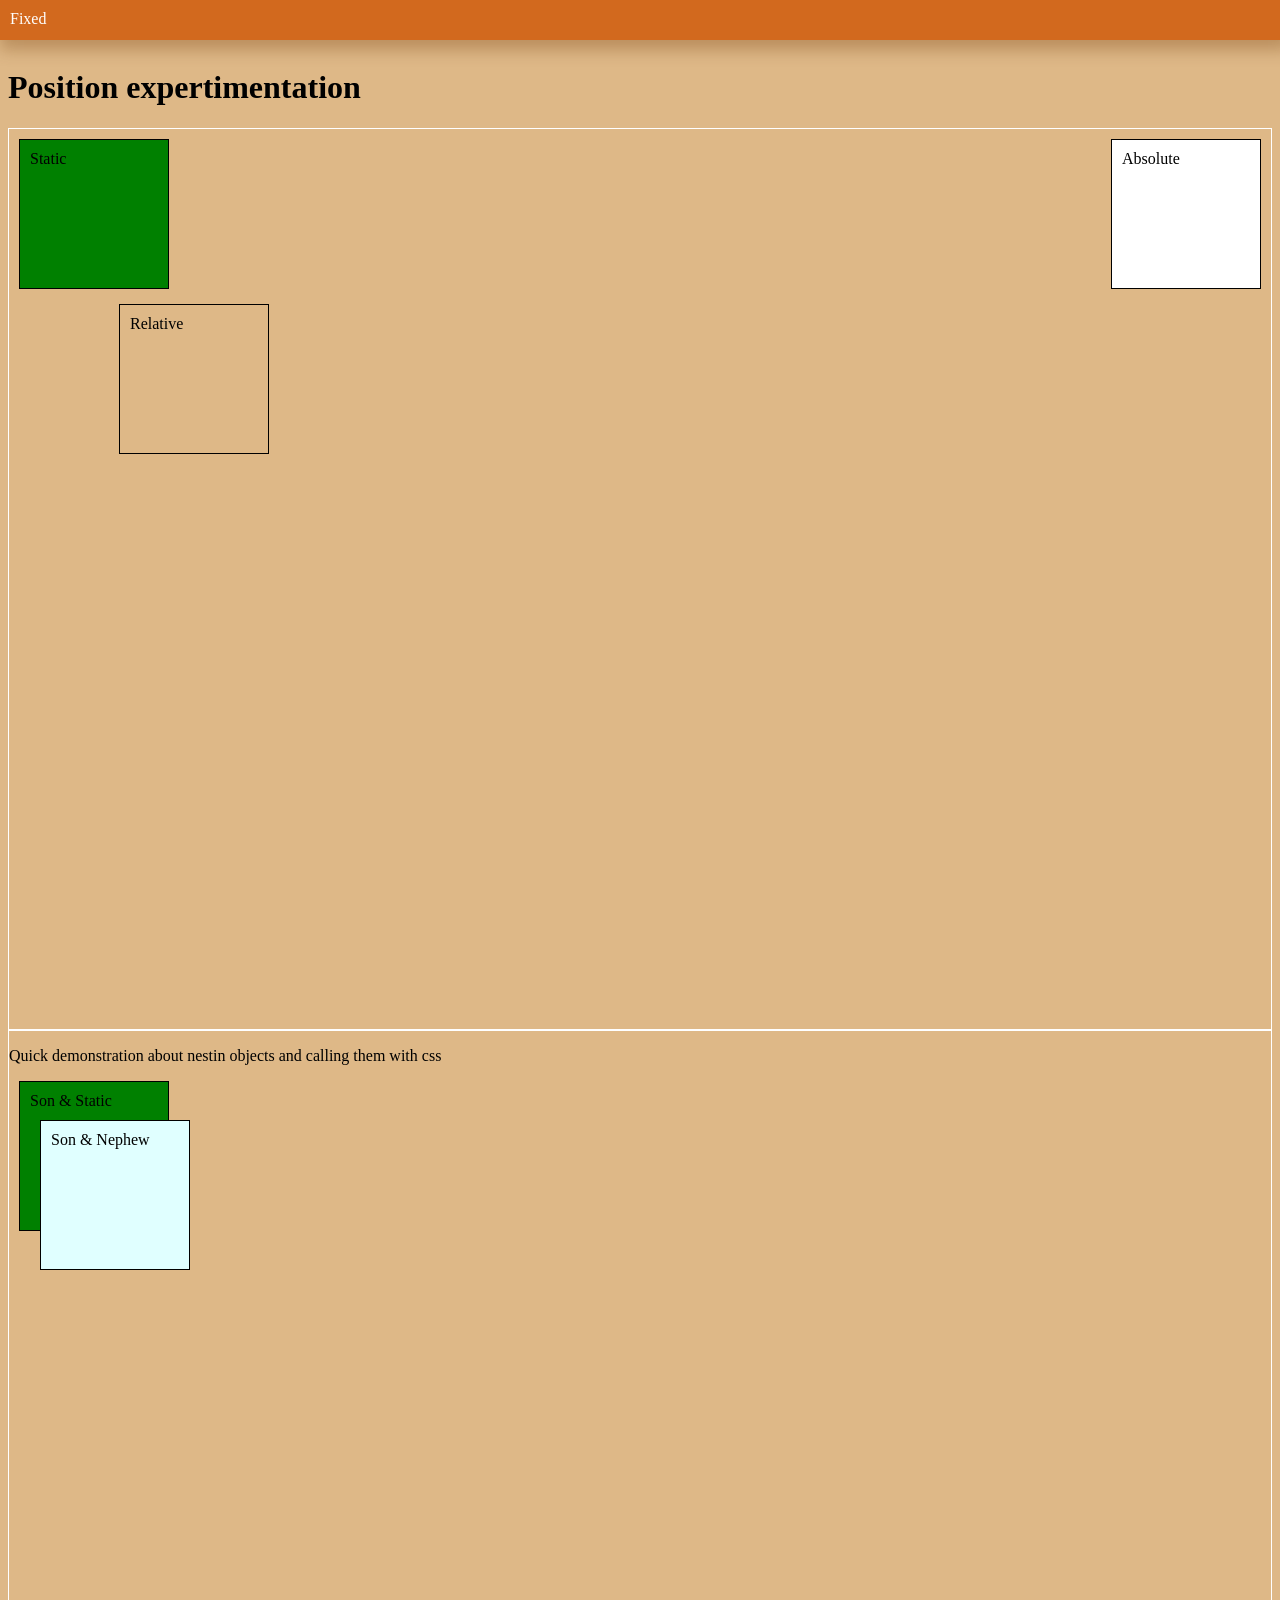
<file: EXERCISES/EX-10/index.html>
<!DOCTYPE html>
<html lang="en">
<head>
    <title> EX-10 </title>
    <link rel="stylesheet" href="css/stile.css">
</head>
<body>
<h1>Position expertimentation</h1>
<div class="container">
    <div class="son static">Static</div>
    <div class="son relative">Relative</div>
    <div class="son absolute">Absolute</div>
    <div class="son fixed">Fixed</div>
</div>
<div class="container container2">
    <p>Quick demonstration about nestin objects and calling them with css </p>
    <div class="son static">Son & Static
        <div class="son nephew">Son & Nephew</div>
    </div>
</div>
</body>
</html>
</file>
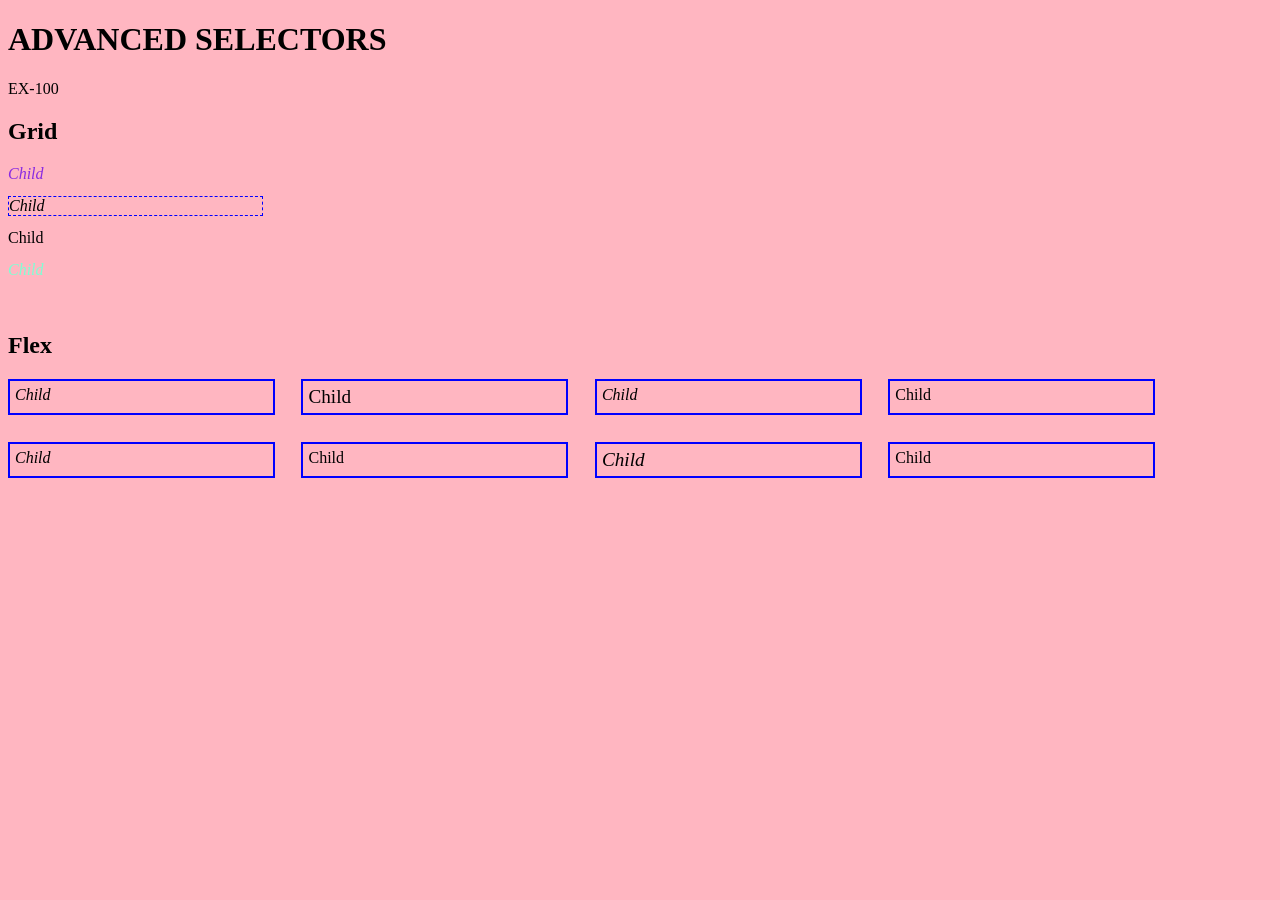
<file: EXERCISES/EX-100/index.html>
<!DOCTYPE html>
<html>
<head>
<title>EX_100</title>
<link rel="stylesheet" href="css/stile.css">
</head>

<body>

<h1>ADVANCED SELECTORS</h1>
<p>EX-100</p>

<h2>Grid</h2>
<div class="wrapper">
    <div class="child">Child</div>
    <div id="child">Child</div>
    <div class="child">Child</div>  
    <div class="child">Child</div>    
</div>

<h2>Flex</h2>
<div class="wrapper2">
    <div class="child">Child</div>
    <div class="child">Child</div>
    <div class="child">Child</div>
    <div class="child">Child</div>
    <div class="child">Child</div>
    <div class="child">Child</div>
    <div class="child">Child</div>
    <div class="child">Child</div>
</div>

</body>

</html>
</file>
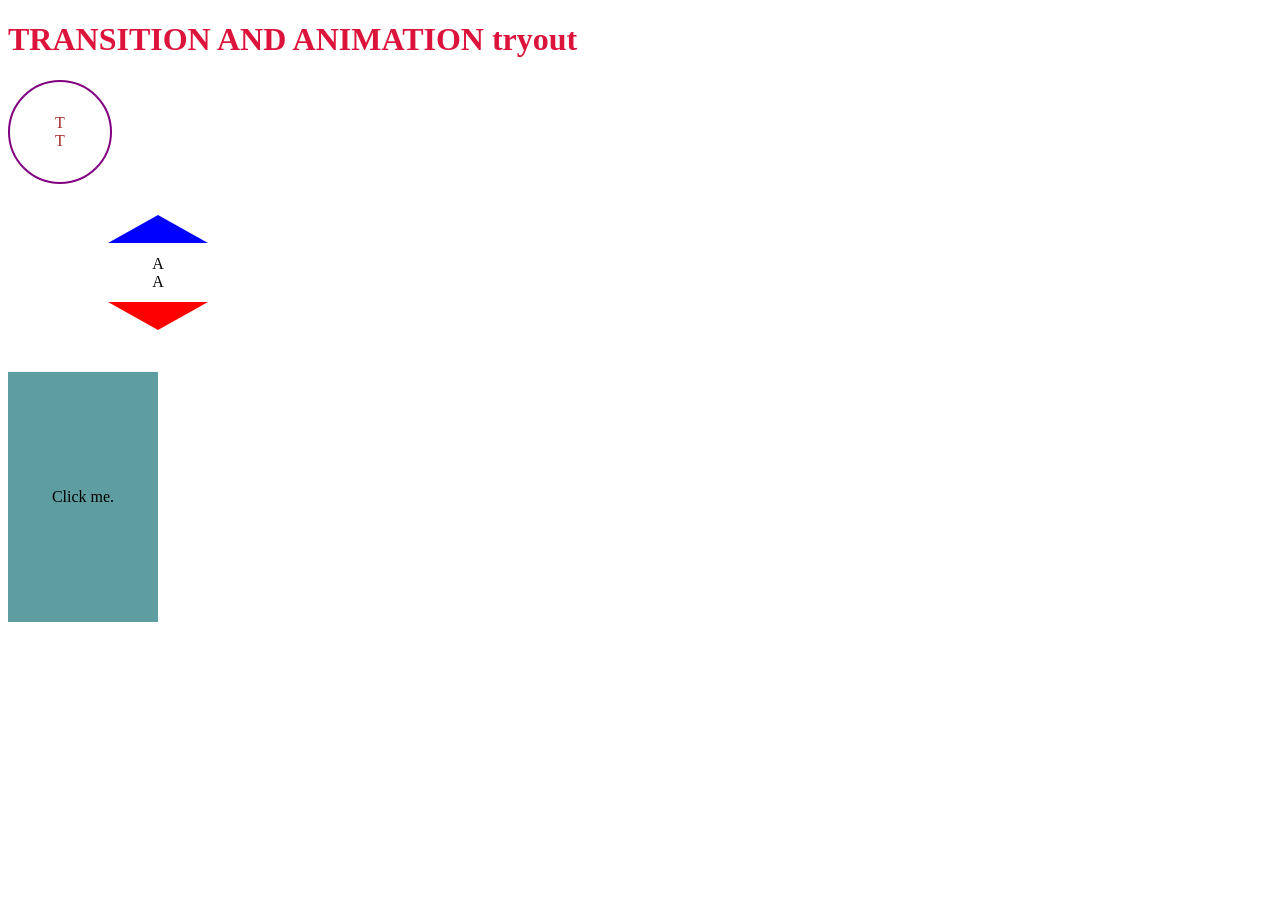
<file: EXERCISES/EX-12/index.html>
<!DOCTYPE html>
<html>
<head>
<title>EX-12</title>
<link rel="stylesheet" href="css/stile.css">
</head>
<body>
    <h1>TRANSITION AND ANIMATION tryout</h1>
    <div class="cerchio">
        <div>T</div>
        <div>T</div>
    </div>
    <div id="hexagon">
        <div>A</div>
        <div>A</div>
    
    </div>
    <div class="card">
        <div class="card">Click me.</div>
    </div>
</body>
</html>
</file>
<file: EX-Egg Timer/css/stile.css>
body {
    background-color:white;
    box-sizing: border-box;
}

h1 {
    color:#f8b400;
    font-family: Bricolage Grotesque, sans-serif;
    font-size: 180px;
    font-weight: 800;
    line-height: 150px;
    text-align: center;
    margin-top: 60px;
    margin-bottom: 50px;
}

.container {
    margin-left: auto;
    margin-right: auto;
    display: block;
    font-family: Space Grotesk, sans-serif;
    font-size: 18px;
    text-align: center;
    color: #222;
}

.sveglia {
    display: flex;
    justify-content: center;
    align-items: center;
}
.sveglia img {
    width: 400px;
    height: auto;
    animation: oscillazione 0.2s 3;
    transform-origin: center;
}
@keyframes oscillazione {
    0%   { transform: rotate(0deg); }
    25%  { transform: rotate(15deg); }
    50%  { transform: rotate(0deg); }
    75%  { transform: rotate(-15deg); }
    100%   { transform: rotate(0deg); }
}

.freccia {
    color: #e63946;
    font-size: 50px;
    margin-top: 15px;
    margin-bottom: 30px;
}
.freccia {
    animation: bounce 2s infinite;
}
@keyframes bounce {
  0%, 100% { transform: translateY(0); }
  50% { transform: translateY(8px); }
}

.intermezzo {
    display: flex;
    justify-content: center;
    align-items: center;
    overflow: hidden;
    position: relative;
    margin-bottom: 60px;
    pointer-events: none;
}
.intermezzo img {
    height: 70px;
    will-change: transform;
    transform-style: preserve-3d;
    transition: transform 0.2s ease-out;
}

.grid {
    display: flex;
    flex-wrap: wrap;
    justify-content: center;
    gap: 40px;
    margin-top: 40px;
}
.grid div img {
    max-width: 200px;
    height: auto;
    display: block;
}
.grid div p {
    margin-top: 10px;
    font-size: 20px;
    color:#f8b400;
}
.grid div {
    transition: transform 0.2s ease;
    display: inline-block;
    margin: 10px;
}
.grid div:hover {
    transform: scale(1.05);
}

a {
    text-decoration: none;
    cursor: pointer;
}

.ricette {
    max-width: 1100px;
    margin: 0px auto 80px;
    font-family: 'Space Grotesk', sans-serif;
    text-align: center;
    color: #222;
}
.ricette p {
    margin-top: 0px;
}
.ricette h2 {
    color: #f8b400;
    font-size: 46px;
    font-family: Bricolage Grotesque, sans-serif;
    margin-bottom: 50px;
}
.ricette-flex {
    display: flex;
    gap: 30px;
    max-width: 1100px;
    margin: 0 auto;
}
.colonna {
    display: flex;
    flex-direction: column;
    gap: 30px;
    flex: 1;
}
.ricetta-box {
    background: #fff8e1;
    border: 3px solid #f8b400;
    border-radius: 12px;
    padding: 20px 25px;
    text-align: left;
    box-sizing: border-box;
}
.ricetta-titolo {
    font-size: 20px;
    font-weight: bold;
    color: #f8b400;
    margin-bottom: 10px;
    font-family: 'Space Grotesk', sans-serif;
}
.ricetta-contenuto {
    font-size: 16px;
    line-height: 1.4;
    color: #222;
}

.bottom-text {
    position: fixed;
    bottom: 20px;
    right: 20px;
    font-size: 10px;
    color: gray;
    font-family: 'Times New Roman', Times, serif;
}
</file>
<file: EX-Egg Timer/Alla-coque/css/stile.css>
body {
    background-color: white;
    font-family: 'Space Grotesk', sans-serif;
    color: #222;
}

h1 {
    color:#f8b400;
    font-family: Bricolage Grotesque, sans-serif;
    font-size: 120px;
    font-weight: 800;
    line-height: 150px;
    text-align: center;
    margin-top: 20px;
    margin-bottom: 0px;
}

.tempo-cottura {
    display: flex;
    flex-wrap: wrap;
    justify-content: center;
    align-items: center;
    gap: 40px;
    flex-direction: column;
}

.avvia-cottura {
    font-family: 'Space Grotesk', sans-serif;
    font-size: 40px;
    color: #e63946;
    border: 3px solid #e63946;
    border-radius: 12px;
    background-color: white;
    padding: 20px 40px;
    height: 100px;
    cursor: pointer;
    margin-top: 200px;
    transition: transform 0.2s ease;
}
.avvia-cottura:hover {
    transform: scale(1.05);
}

.timer-video {
    width: 400px;
    height: auto;
    display: none;
}
.timer-video img {
    width: 100%;
}
.timer {
    color: #e63946;
    font-family: Bricolage Grotesque, sans-serif;
    font-size: 150px;
    font-weight: bold;
    margin-top: 20px;
    text-align: center;
}

.pronto {
    width: 400px;
    text-align: center;
    display: none;
}
.pronto p {
    margin-top: 20px;
    font-size: 70px;
}
.pronto img {
    width: 80%;
    margin-top: 80px;
    transform-origin: center; 
}
.oscilla {
    animation: oscillazione 0.2s 50;
}
@keyframes oscillazione {
    0%   { transform: rotate(0deg); }
    25%  { transform: rotate(15deg); }
    50%  { transform: rotate(0deg); }
    75%  { transform: rotate(-15deg); }
    100%   { transform: rotate(0deg); }
}

.home {
    text-align: center;
    font-size: 20px;
    position: fixed;
    top: 30px;
    left: 20px;
    color: #222;
    transition: transform 0.2s ease;
    cursor: pointer;
}
.home:hover {
    transform: scale(1.05);
}
.home p {
    margin: 0;
}
.freccia {
    font-size: 60px;
    margin: 0;
}
a {
    color: inherit;
    text-decoration: none;
}

.mute-toggle {
    position: fixed;
    top: 60px;
    right: 20px;
    padding: 0px;
    cursor: pointer;
    border: 0;
    transition: transform 0.2s ease;
    background-color: transparent;
}
.mute-toggle img {
    width: 40px;
    height: auto;
}
.mute-toggle:hover {
    transform: scale(1.1);
}

.bottom-text {
    position: fixed;
    bottom: 20px;
    right: 20px;
    font-size: 10px;
    color: gray;
    font-family: 'Times New Roman', Times, serif;
}
</file>
<file: EX-Egg Timer/Fritto/css/stile.css>
body {
    background-color: white;
    font-family: 'Space Grotesk', sans-serif;
    color: #222;
}
h1 {
    color:#f8b400;
    font-family: Bricolage Grotesque, sans-serif;
    font-size: 120px;
    font-weight: 800;
    line-height: 150px;
    text-align: center;
    margin-top: 20px;
    margin-bottom: 0px;
}

.tempo-cottura {
    display: flex;
    flex-wrap: wrap;
    justify-content: center;
    align-items: center;
    gap: 40px;
    flex-direction: column;
}

.avvia-cottura {
    font-family: 'Space Grotesk', sans-serif;
    font-size: 40px;
    color: #e63946;
    border: 3px solid #e63946;
    border-radius: 12px;
    background-color: white;
    padding: 20px 40px;
    height: 100px;
    cursor: pointer;
    margin-top: 200px;
    transition: transform 0.2s ease;
}
.avvia-cottura:hover {
    transform: scale(1.05);
}

.timer-video {
    width: 400px;
    height: auto;
    display: none;
}
.timer-video img {
    width: 100%;
}
.timer {
    color: #e63946;
    font-family: Bricolage Grotesque, sans-serif;
    font-size: 150px;
    font-weight: bold;
    margin-top: 20px;
    text-align: center;
}

.pronto {
    width: 400px;
    text-align: center;
    display: none;
}
.pronto p {
    margin-top: 20px;
    font-size: 70px;
}
.pronto img {
    width: 80%;
    margin-top: 80px;
    transform-origin: center; 
}
.oscilla {
    animation: oscillazione 0.2s 50;
}
@keyframes oscillazione {
    0%   { transform: rotate(0deg); }
    25%  { transform: rotate(15deg); }
    50%  { transform: rotate(0deg); }
    75%  { transform: rotate(-15deg); }
    100%   { transform: rotate(0deg); }
}

.home {
    text-align: center;
    font-size: 20px;
    position: fixed;
    top: 30px;
    left: 20px;
    color: #222;
    transition: transform 0.2s ease;
    cursor: pointer;
}
.home:hover {
    transform: scale(1.05);
}
.home p {
    margin: 0;
}
.freccia {
    font-size: 60px;
    margin: 0;
}
a {
    color: inherit;
    text-decoration: none;
}

.mute-toggle {
    position: fixed;
    top: 60px;
    right: 20px;
    padding: 0px;
    cursor: pointer;
    border: 0;
    transition: transform 0.2s ease;
    background-color: transparent;
}
.mute-toggle img {
    width: 40px;
    height: auto;
}
.mute-toggle:hover {
    transform: scale(1.1);
}

.bottom-text {
    position: fixed;
    bottom: 20px;
    right: 20px;
    font-size: 10px;
    color: gray;
    font-family: 'Times New Roman', Times, serif;
}
</file>
<file: EX-Egg Timer/Sodo/css/stile.css>
body {
    background-color: white;
    font-family: 'Space Grotesk', sans-serif;
    color: #222;
}

h1 {
    color:#f8b400;
    font-family: Bricolage Grotesque, sans-serif;
    font-size: 120px;
    font-weight: 800;
    line-height: 150px;
    text-align: center;
    margin-top: 20px;
    margin-bottom: 0px;
}

.tempo-cottura {
    display: flex;
    flex-wrap: wrap;
    justify-content: center;
    align-items: center;
    gap: 40px;
    flex-direction: column;
}

.avvia-cottura {
    font-family: 'Space Grotesk', sans-serif;
    font-size: 40px;
    color: #e63946;
    border: 3px solid #e63946;
    border-radius: 12px;
    background-color: white;
    padding: 20px 40px;
    height: 100px;
    cursor: pointer;
    margin-top: 200px;
    transition: transform 0.2s ease;
}
.avvia-cottura:hover {
    transform: scale(1.05);
}

.timer-video {
    width: 400px;
    height: auto;
    display: none;
}
.timer-video img {
    width: 100%;
}
.timer {
    color: #e63946;
    font-family: Bricolage Grotesque, sans-serif;
    font-size: 150px;
    font-weight: bold;
    margin-top: 20px;
    text-align: center;
}

.pronto {
    width: 400px;
    text-align: center;
    display: none;
}
.pronto p {
    margin-top: 20px;
    font-size: 70px;
}
.pronto img {
    width: 80%;
    margin-top: 80px;
    transform-origin: center; 
}
.oscilla {
    animation: oscillazione 0.2s 50;
}
@keyframes oscillazione {
    0%   { transform: rotate(0deg); }
    25%  { transform: rotate(15deg); }
    50%  { transform: rotate(0deg); }
    75%  { transform: rotate(-15deg); }
    100%   { transform: rotate(0deg); }
}

.home {
    text-align: center;
    font-size: 20px;
    position: fixed;
    top: 30px;
    left: 20px;
    color: #222;
    transition: transform 0.2s ease;
    cursor: pointer;
}
.home:hover {
    transform: scale(1.05);
}
.home p {
    margin: 0;
}
.freccia {
    font-size: 60px;
    margin: 0;
}
a {
    color: inherit;
    text-decoration: none;
}

.mute-toggle {
    position: fixed;
    top: 60px;
    right: 20px;
    padding: 0px;
    cursor: pointer;
    border: 0;
    transition: transform 0.2s ease;
    background-color: transparent;
}
.mute-toggle img {
    width: 40px;
    height: auto;
}
.mute-toggle:hover {
    transform: scale(1.1);
}

.bottom-text {
    position: fixed;
    bottom: 20px;
    right: 20px;
    font-size: 10px;
    color: gray;
    font-family: 'Times New Roman', Times, serif;
}
</file>
<file: EX-Egg Timer/Strapazzato/css/stile.css>
body {
    background-color: white;
    font-family: 'Space Grotesk', sans-serif;
    color: #222;
}

h1 {
    color:#f8b400;
    font-family: Bricolage Grotesque, sans-serif;
    font-size: 120px;
    font-weight: 800;
    line-height: 150px;
    text-align: center;
    margin-top: 20px;
    margin-bottom: 0px;
}

.tempo-cottura {
    display: flex;
    flex-wrap: wrap;
    justify-content: center;
    align-items: center;
    gap: 40px;
    flex-direction: column;
}

.avvia-cottura {
    font-family: 'Space Grotesk', sans-serif;
    font-size: 40px;
    color: #e63946;
    border: 3px solid #e63946;
    border-radius: 12px;
    background-color: white;
    padding: 20px 40px;
    height: 100px;
    cursor: pointer;
    margin-top: 200px;
    transition: transform 0.2s ease;
}
.avvia-cottura:hover {
    transform: scale(1.05);
}

.timer-video {
    width: 400px;
    height: auto;
    display: none;
}
.timer-video img {
    width: 100%;
}
.timer {
    color: #e63946;
    font-family: Bricolage Grotesque, sans-serif;
    font-size: 150px;
    font-weight: bold;
    margin-top: 20px;
    text-align: center;
}

.pronto {
    width: 400px;
    text-align: center;
    display: none;
}
.pronto p {
    margin-top: 20px;
    font-size: 70px;
}
.pronto img {
    width: 80%;
    margin-top: 80px;
    transform-origin: center; 
}
.oscilla {
    animation: oscillazione 0.2s 50;
}
@keyframes oscillazione {
    0%   { transform: rotate(0deg); }
    25%  { transform: rotate(15deg); }
    50%  { transform: rotate(0deg); }
    75%  { transform: rotate(-15deg); }
    100%   { transform: rotate(0deg); }
}

.home {
    text-align: center;
    font-size: 20px;
    position: fixed;
    top: 30px;
    left: 20px;
    color: #222;
    transition: transform 0.2s ease;
    cursor: pointer;
}
.home:hover {
    transform: scale(1.05);
}
.home p {
    margin: 0;
}
.freccia {
    font-size: 60px;
    margin: 0;
}
a {
    color: inherit;
    text-decoration: none;
}

.mute-toggle {
    position: fixed;
    top: 60px;
    right: 20px;
    padding: 0px;
    cursor: pointer;
    border: 0;
    transition: transform 0.2s ease;
    background-color: transparent;
}
.mute-toggle img {
    width: 40px;
    height: auto;
}
.mute-toggle:hover {
    transform: scale(1.1);
}

.bottom-text {
    position: fixed;
    bottom: 20px;
    right: 20px;
    font-size: 10px;
    color: gray;
    font-family: 'Times New Roman', Times, serif;
}
</file>
<file: EXERCISES/EX-03/css/stile.css>
body {
    color: black;
}
div {
    margin-right: 10px;
    margin-bottom: 10px;
    /* width: 30%; */
}
.wrapper {
    display: flex;
    flex-wrap: wrap;
}
.wrapper div {
    width: 30%;
    height: 100px;
    border: 1px solid lightgrey;
    margin-right: 5%;
    box-sizing: border-box;
}
.wrapper div:nth-child(5) {
    background-color: yellowgreen;
}
.wrapper div:nth-child(3n) {
    margin-right: 0%;
}
.red {
    background-color: red;
}
.yellow {
    background-color: yellowgreen;
}
.bianco{
    background-color: white;
    border: 1px solid lightgray;
}
.blue{
    background-color: blue;
}
.oblique {
    font-style: oblique;
}
</file>
<file: EXERCISES/EX-04/css/stile.css>
body {
    color: black;
    background-color: lightgrey;
}
div {
    margin-right: 10px;
    margin-bottom: 10px;
    /* width: 30%; */
}
.wrapper {
    display: flex;
    flex-wrap: wrap;
}
.wrapper div {
    width: 20%;
    height: 500px;
    margin-right: 0%;
    box-sizing: border-box;
}
.green {
    background-color: green;
}
.white {
    background-color: white;
}
.red {
    background-color: red;
}
.black {
    background-color: black;
}
.yellow {
    background-color: yellow;
}
.wrappergermania div{
    width: 60%;
    height: 166px;
    margin-bottom: 0%;
}
</file>
<file: EXERCISES/EX-05/css/stile.css>
body {
    background-color: lightskyblue;
    height: 3000px;
}
body > * {
    border: 1px solid black;
    padding: 10px;
    margin-bottom: 5px;
}
.wrapper {
    border: 1px solid red;
    display: grid;
    grid-template-columns: 25% 50% 25%;
    column-gap: 20px;
}
.wrapper aside {
    border: 1px solid green;
}
.wrapper main {
    border: 1px solid purple;
}
.float-dem {
  border: 1px solid blue;
}
.float-dem .child {
    float: right;
    width: 150px;
    height: 50px;
    border: 1px solid blueviolet; 
}
.position-dem {
    border: 1px solid brown;
    position: relative;
    margin-top: 60px;
}
.position-dem .child {
    width: 150px;
    height: 50px;
    border: 1px solid brown;
}
.position-dem .child.postionAbsolute {
    position: absolute;
    top: 0;
    right: 0;
}
.position-dem .childe.positionRelative {
    position: relative;
    left: 10px;
}
.position-dem .child.positionFixed {
    position: fixed;
    bottom: 0;
}
</file>
<file: EXERCISES/EX-08/css/stile.css>
body{
    background-color: silver;
}
.box-model-test {
    border: 20px solid black;
    margin-bottom: 20px;
    padding: 20px;
    width: 200px;
}
.box-model-test-01 {
    background-color: white;
    box-sizing: border-box;
}
.box-model-test-02 {
    background-color: yellow;
    box-sizing: content-box;
}
a:link {
    color: red;
    text-decoration: none;
}
a:visited {
    color: darkred;
    text-decoration: none;
}
a:hover {
    color: red;
    text-decoration: underline;
}
a:active {
    color: green;
}
a:focus {
    color: black:
}
</file>
<file: EXERCISES/EX-09/css/stile.css>
body {
    background-color: ivory;
    padding: 0;
    margin: 0;
}
ul li {
    list-style-type: square;
    display: block;
    border: 1px solid gray;
    margin-bottom: 20px;
    padding-bottom: 20px;
    width: 200px;
    margin-left: 10px;
}
ul{
    padding: 0;
    margin: 0;
}
.em{
    width: 10em;
}
html {
    font-size: 24px;
}
ul {
    font-size: 16px;
}
.rem{
    font-size: 1.5rem;
    width: 10rem;
}
.perc {
    width: 50%;
    margin-left: 0;
    box-sizing: border-box;
}
ul {
    width: 1000px;
    background-color: lightblue;
}
.vhvw {
    width: 50vw;
    height: 25hv;
    box-sizing: border-box;
}
</file>
<file: EXERCISES/EX-10/css/stile.css>
body {
    background-color: burlywood;
    padding-top: 40px;
}
.container {
    position: relative;
    border: 1px solid white;
    height: 900px;
}
.container .son {
    border: 1px solid black;
    width: 150px;
    height: 150px;
    margin: 10px;
    padding: 10px;
    box-sizing: border-box;
}
.static {
    position: static;
    background-color: red !important;
}
.container > .son.static {
    background-color: green !important;
}
.relative {
    position: relative;
    top: 5px;
    left: 100px;
}
.absolute {
    position: absolute;
    top: 0px;
    right: 0px;  
    background-color: white;  
}
.fixed {
    position: fixed;
    top: -10px;
    left: -10px;
    width: 100% !important;
    height: 40px !important;
    background-color: chocolate;
    color: white;
    border: none !important;
    /* https//:caniuse.com/css-boxshadow*/
    box-shadow: 5px 5px 15px 5px rgba(109,54,6,0.31);
}
.container2 .son {
    background-color: lightcyan !important;
}
.container2 > .son {
    background-color: crimson !important;
}
</file>
<file: EXERCISES/EX-100/css/stile.css>
body {
    background-color: lightpink;
}
.wrapper {
    margin-bottom: 40px;
    display: grid;
}
.wrapper div {
    margin-bottom: 10pt;
    width: 20%;
}
#child {
    border: 1px dashed blue;
}
.wrapper :first-child {
    color: blueviolet
}
.wrapper :last-child {
    color: aquamarine;
}
.wrapper :not(:nth-child(3)) {
    font-style: italic;
}
.wrapper2 {
    display: flex;
    flex-wrap: wrap-reverse;
}
.wrapper2 div {
    border: 2px solid blue;
    padding: 5px;
    width: 20%;
    margin-bottom: 20pt;
    margin-right: 20pt;
}
.wrapper2 :nth-child(odd) {
    font-style: oblique;
}
.wrapper2 :nth-child(3n) {
    font-size: larger;
}
</file>
<file: EXERCISES/EX-12/css/stile.css>
h1 {
    color: crimson;
}
.cerchio {
    border: 2px solid purple;
    border-radius: 50%;
    height: 100px;
    width: 100px;
    display: flex;
    justify-content: center;
    align-items: center;
    flex-wrap: wrap;
    align-content: center;
    transition: all 2s;
    margin-bottom: 60px;
}
.cerchio:hover {
    width: 200px;
    transform: rotate(360deg);
}
.cerchio div {
    color: brown;
    width: 100%;
    text-align: center;
}
#hexagon {
    width: 100px;
    height: 57.735px;
    /*background: yellow; */
    position: relative;

    display: flex;
    justify-content: center;
    align-items: center;
    flex-wrap: wrap;
    align-content: center;
    animation-name: cambiacolore;
    animation-duration: 4s;
    animation-iteration-count: infinite;
    margin-left: 100px;
    margin-bottom: 70px;
}
@keyframes cambiacolore {
    0%   {background-color: red; left:0;}
    33.3%  {background-color: yellow; left:100px;}
    66.6%  {background-color: blue; left:-100px;}
    100% {background-color: red; left:0}
  }
#hexagon::before {
    content: "";
    position: absolute;
    top: -28.5px;
    left: 0;
    width: 0;
    height: 0;
    border-left: 50px solid transparent;
    border-right: 50px solid transparent;
    border-bottom: 28.8675px solid  blue;
}
#hexagon::after {
    content: "";
    position: absolute;
    bottom: -28px;
    left: 0;
    width: 0;
    height: 0;
    border-left: 50px solid transparent;
    border-right: 50px solid transparent;
    border-top: 28.8675px solid red;
}
#hexagon div {
    width: 100%;
    text-align: center;
}
@keyframes cambiacolore {
    0%   {background-color: red; left:0;}
    33.3%  {background-color: yellow; left:100px;}
    66.6%  {background-color: blue; left:-100px;}
    100% {background-color: red; left:0}
  }
.card {
    background-color: aqua;
    width: 150px;
    height: 250px;
}
.card .card {
    background-color: cadetblue;
    width: 150px;
    height: 250px;
    display: flex;
    align-items: center;
    justify-content: center;
    transition: border-radius 2s;
    cursor: progress;
}
.card .card:hover {
    border-radius: 60px;
}
</file>
